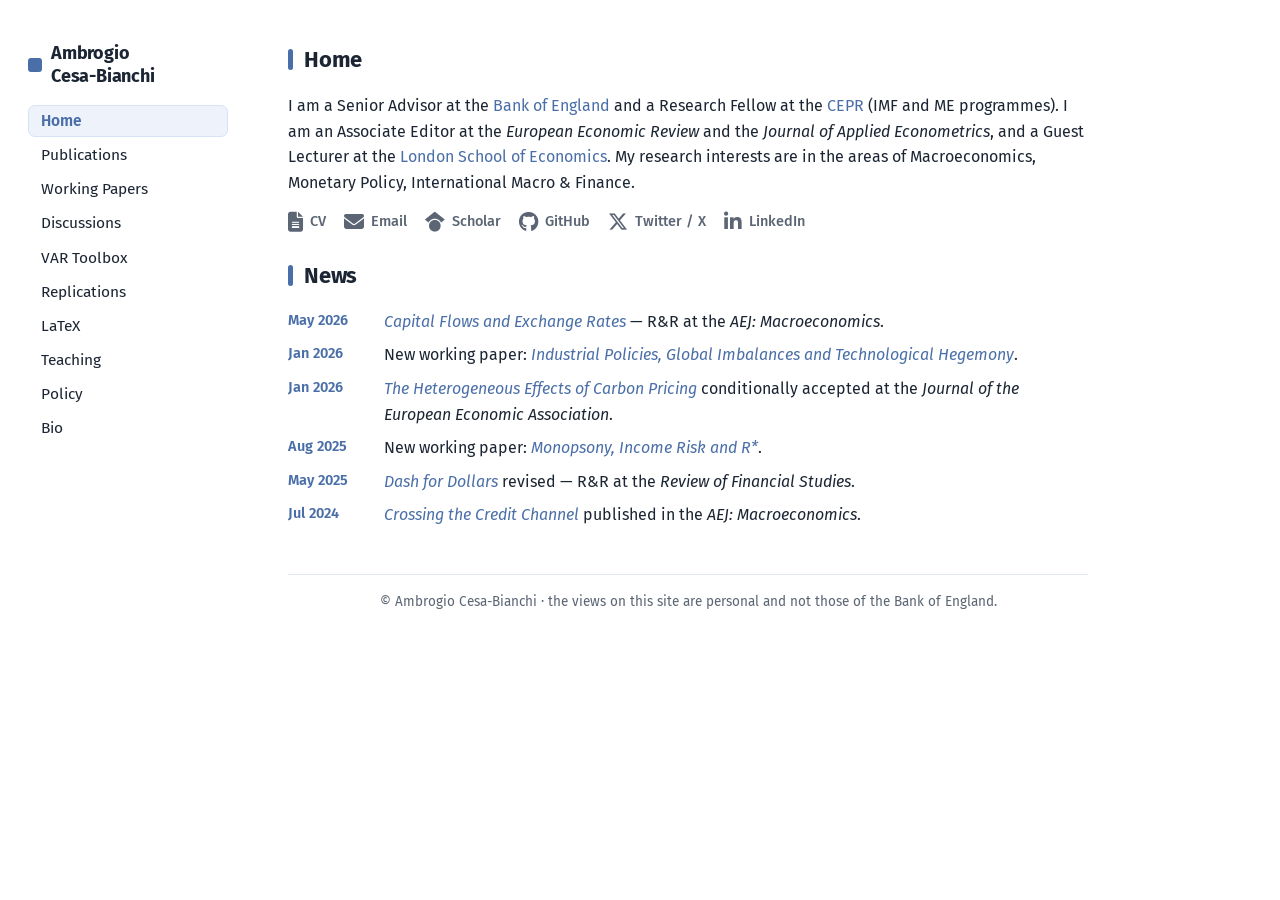
<file: index.html>
<!DOCTYPE html>
<html lang="en">
<head>
<meta charset="utf-8">
<meta name="viewport" content="width=device-width, initial-scale=1">
<title>Ambrogio Cesa-Bianchi</title>
<link rel="stylesheet" href="https://cdnjs.cloudflare.com/ajax/libs/font-awesome/6.5.2/css/all.min.css">
<link rel="stylesheet" href="style.css">
</head>
<body>
<div class="wrap">

  <header class="topbar">
    <button class="navtoggle" aria-label="Open menu" onclick="document.getElementById('side').classList.toggle('open')"><span class="bars"><span></span><span></span><span></span></span></button>
    <a class="topbrand" href="index.html"><span class="sq"></span>Ambrogio Cesa-Bianchi</a>
  </header>
  <div class="layout">

    <aside class="sidebar" id="side" onmouseleave="this.classList.remove('open')">
      <a class="brand" href="index.html"><span class="sq"></span>Ambrogio<br>Cesa-Bianchi</a>
      <nav class="side">
        <a href="index.html" class="cur">Home</a>
        <a href="publications.html">Publications</a>
        <a href="working-papers.html">Working Papers</a>
        <a href="discussions.html">Discussions</a>
        <a href="var-toolbox.html">VAR Toolbox</a>
        <a href="replications.html">Replications</a>
        <a href="latex.html">LaTeX</a>
        <a href="lecture-notes.html">Teaching</a>
        <a href="policy.html">Policy</a>
        <a href="bio.html">Bio</a>
      </nav>
    </aside>

    <main class="content measure">
      <h2>Home</h2>

      <p class="bio">
        I am a Senior Advisor at the <a href="https://www.bankofengland.co.uk/research/researchers/ambrogio-cesa-bianchi">Bank of England</a>
        and a Research Fellow at the <a href="https://cepr.org/">CEPR</a> (IMF and ME programmes).
        I am an Associate Editor at the <em>European Economic Review</em> and the
        <em>Journal of Applied Econometrics</em>, and a Guest Lecturer at the
        <a href="https://www.lse.ac.uk/">London School of Economics</a>. My research interests are in the areas of
        Macroeconomics, Monetary Policy, International Macro &amp; Finance.
      </p>

      <div class="icons">
        <a href="files/CV.pdf" title="CV"><i class="fa-solid fa-file-lines"></i><span>CV</span></a>
        <a href="mailto:ambrogio.cesabianchi@gmail.com" title="Email"><i class="fa-solid fa-envelope"></i><span>Email</span></a>
        <a href="https://scholar.google.com/citations?user=hS2XBW8AAAAJ" title="Google Scholar"><i class="fa-brands fa-google-scholar"></i><span>Scholar</span></a>
        <a href="https://github.com/ambropo" title="GitHub"><i class="fa-brands fa-github"></i><span>GitHub</span></a>
        <a href="https://twitter.com/AmbrogioCB" title="Twitter / X"><i class="fa-brands fa-x-twitter"></i><span>Twitter / X</span></a>
        <a href="http://www.linkedin.com/pub/ambrogio-cesa-bianchi/b/526/34a" title="LinkedIn"><i class="fa-brands fa-linkedin-in"></i><span>LinkedIn</span></a>
      </div>

      <div class="newsblock">
        <h2>News</h2>
        <ul class="news">
          <li><span class="date">May 2026</span><span><a href="working-papers.html"><em>Capital Flows and Exchange Rates</em></a> — R&amp;R at the <em>AEJ: Macroeconomics</em>.</span></li>
          <li><span class="date">Jan 2026</span><span>New working paper: <a href="working-papers.html"><em>Industrial Policies, Global Imbalances and Technological Hegemony</em></a>.</span></li>
          <li><span class="date">Jan 2026</span><span><a href="publications.html"><em>The Heterogeneous Effects of Carbon Pricing</em></a> conditionally accepted at the <em>Journal of the European Economic Association</em>.</span></li>
          <li><span class="date">Aug 2025</span><span>New working paper: <a href="working-papers.html"><em>Monopsony, Income Risk and R*</em></a>.</span></li>
          <li><span class="date">May 2025</span><span><a href="working-papers.html"><em>Dash for Dollars</em></a> revised — R&amp;R at the <em>Review of Financial Studies</em>.</span></li>
          <li><span class="date">Jul 2024</span><span><a href="publications.html"><em>Crossing the Credit Channel</em></a> published in the <em>AEJ: Macroeconomics</em>.</span></li>
        </ul>
      </div>

      <footer>© Ambrogio Cesa-Bianchi · the views on this site are personal and not those of the Bank of England.</footer>
    </main>

  </div>
</div>
</body>
</html>
</file>
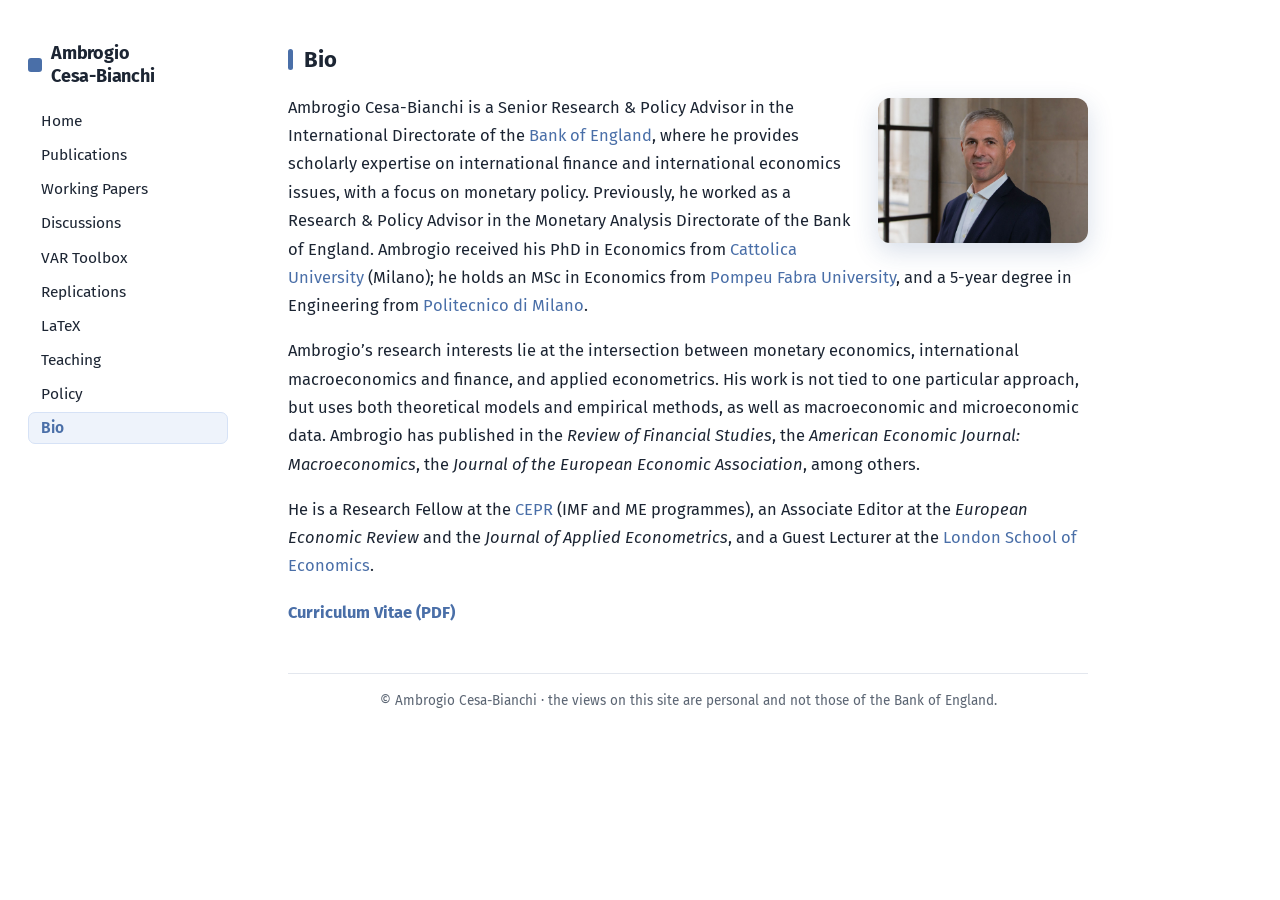
<file: bio.html>
<!DOCTYPE html>
<html lang="en">
<head>
<meta charset="utf-8">
<meta name="viewport" content="width=device-width, initial-scale=1">
<title>Bio · Ambrogio Cesa-Bianchi</title>
<link rel="stylesheet" href="style.css">
</head>
<body>
<div class="wrap">

  <header class="topbar">
    <button class="navtoggle" aria-label="Open menu" onclick="document.getElementById('side').classList.toggle('open')"><span class="bars"><span></span><span></span><span></span></span></button>
    <a class="topbrand" href="index.html"><span class="sq"></span>Ambrogio Cesa-Bianchi</a>
  </header>
  <div class="layout">

    <aside class="sidebar" id="side" onmouseleave="this.classList.remove('open')">
      <a class="brand" href="index.html"><span class="sq"></span>Ambrogio<br>Cesa-Bianchi</a>
      <nav class="side">
        <a href="index.html">Home</a>
        <a href="publications.html">Publications</a>
        <a href="working-papers.html">Working Papers</a>
        <a href="discussions.html">Discussions</a>
        <a href="var-toolbox.html">VAR Toolbox</a>
        <a href="replications.html">Replications</a>
        <a href="latex.html">LaTeX</a>
        <a href="lecture-notes.html">Teaching</a>
        <a href="policy.html">Policy</a>
        <a href="bio.html" class="cur">Bio</a>
      </nav>
    </aside>

    <main class="content measure">

  <h2>Bio</h2>

  <div style="font-size:16.5px; line-height:1.72">
    <img class="bio-photo" src="files/photo.jpg" alt="Ambrogio Cesa-Bianchi">
    <p>Ambrogio Cesa-Bianchi is a Senior Research &amp; Policy Advisor in the International Directorate of the
      <a href="https://www.bankofengland.co.uk/research/researchers/ambrogio-cesa-bianchi">Bank of England</a>,
      where he provides scholarly expertise on international finance and international economics issues, with a
      focus on monetary policy. Previously, he worked as a Research &amp; Policy Advisor in the Monetary Analysis
      Directorate of the Bank of England. Ambrogio received his PhD in Economics from
      <a href="https://www.unicatt.it/">Cattolica University</a> (Milano); he holds an MSc in Economics from
      <a href="https://www.upf.edu/">Pompeu Fabra University</a>, and a 5-year degree in Engineering from
      <a href="https://www.polimi.it/">Politecnico di Milano</a>.</p>

    <p>Ambrogio&rsquo;s research interests lie at the intersection between monetary economics, international
      macroeconomics and finance, and applied econometrics. His work is not tied to one particular approach, but
      uses both theoretical models and empirical methods, as well as macroeconomic and microeconomic data.
      Ambrogio has published in the <em>Review of Financial Studies</em>, the
      <em>American Economic Journal: Macroeconomics</em>, the
      <em>Journal of the European Economic Association</em>, among others.</p>

    <p>He is a Research Fellow at the <a href="https://cepr.org/">CEPR</a> (IMF and ME programmes), an Associate
      Editor at the <em>European Economic Review</em> and the <em>Journal of Applied Econometrics</em>, and a
      Guest Lecturer at the <a href="https://www.lse.ac.uk/">London School of Economics</a>.</p>

    <p style="margin-top:18px">
      <a href="files/CV.pdf"><strong>Curriculum Vitae (PDF)</strong></a>
    </p>
  </div>

      <footer>© Ambrogio Cesa-Bianchi · the views on this site are personal and not those of the Bank of England.</footer>
    </main>

  </div>
</div>
</body>
</html>
</file>
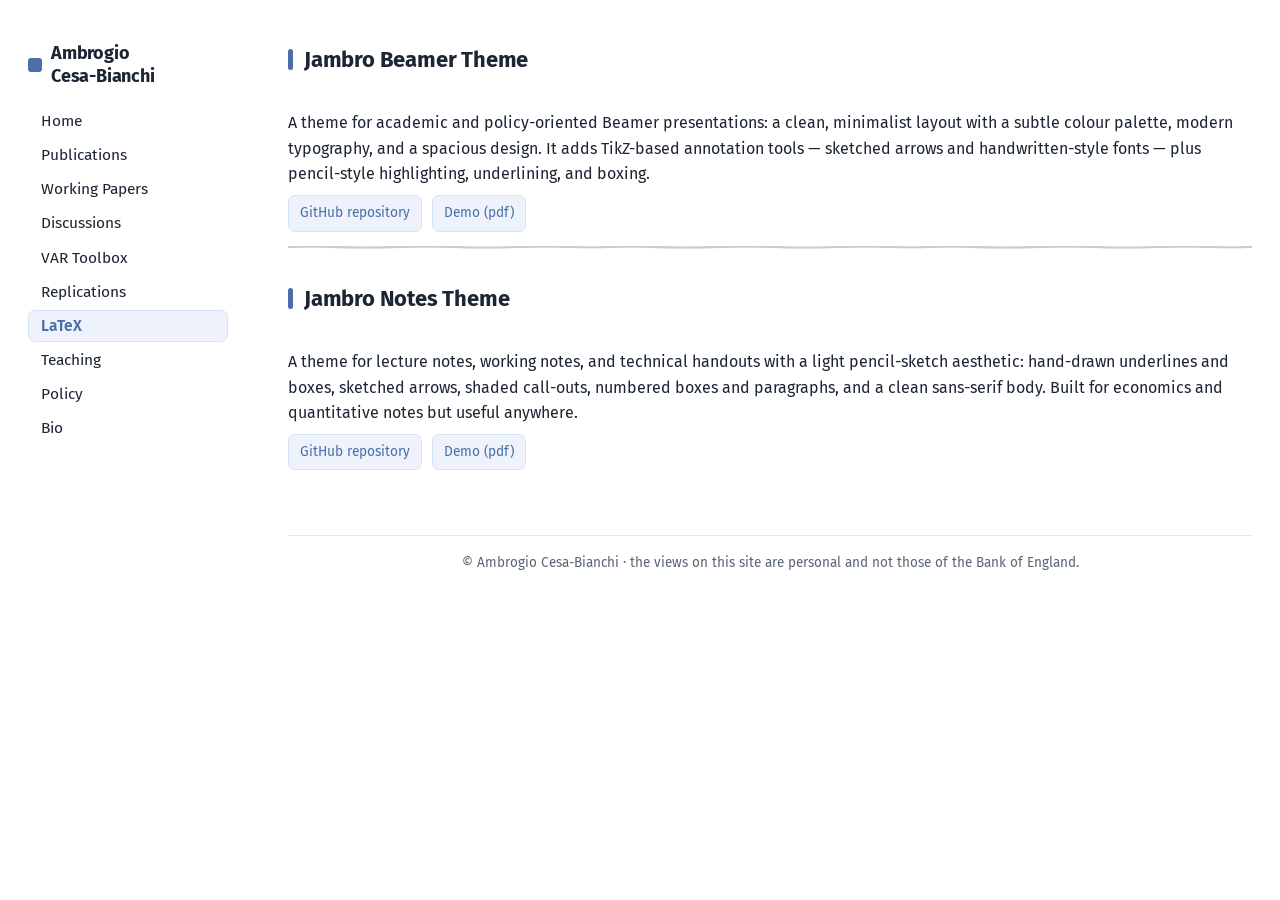
<file: latex.html>
<!DOCTYPE html>
<html lang="en">
<head>
<meta charset="utf-8">
<meta name="viewport" content="width=device-width, initial-scale=1">
<title>LaTeX · Ambrogio Cesa-Bianchi</title>
<link rel="stylesheet" href="style.css">
</head>
<body>
<div class="wrap">

  <header class="topbar">
    <button class="navtoggle" aria-label="Open menu" onclick="document.getElementById('side').classList.toggle('open')"><span class="bars"><span></span><span></span><span></span></span></button>
    <a class="topbrand" href="index.html"><span class="sq"></span>Ambrogio Cesa-Bianchi</a>
  </header>
  <div class="layout">

    <aside class="sidebar" id="side" onmouseleave="this.classList.remove('open')">
      <a class="brand" href="index.html"><span class="sq"></span>Ambrogio<br>Cesa-Bianchi</a>
      <nav class="side">
        <a href="index.html">Home</a>
        <a href="publications.html">Publications</a>
        <a href="working-papers.html">Working Papers</a>
        <a href="discussions.html">Discussions</a>
        <a href="var-toolbox.html">VAR Toolbox</a>
        <a href="replications.html">Replications</a>
        <a href="latex.html" class="cur">LaTeX</a>
        <a href="lecture-notes.html">Teaching</a>
        <a href="policy.html">Policy</a>
        <a href="bio.html">Bio</a>
      </nav>
    </aside>

    <main class="content">

  <h2>Jambro Beamer Theme</h2>
  <div class="paper">
    <div class="a lead">A theme for academic and policy-oriented Beamer presentations: a clean, minimalist layout with a subtle colour palette, modern typography, and a spacious design. It adds TikZ-based annotation tools — sketched arrows and handwritten-style fonts — plus pencil-style highlighting, underlining, and boxing.</div>
    <div class="links">
      <a href="https://github.com/ambropo/JambroBeamerTheme">GitHub repository</a>
      <a href="https://cdn.jsdelivr.net/gh/ambropo/JambroBeamerTheme/Demo.pdf">Demo (pdf)</a>
    </div>
  </div>

  <h2>Jambro Notes Theme</h2>
  <div class="paper">
    <div class="a lead">A theme for lecture notes, working notes, and technical handouts with a light pencil-sketch aesthetic: hand-drawn underlines and boxes, sketched arrows, shaded call-outs, numbered boxes and paragraphs, and a clean sans-serif body. Built for economics and quantitative notes but useful anywhere.</div>
    <div class="links">
      <a href="https://github.com/ambropo/JambroNotesTheme">GitHub repository</a>
      <a href="https://cdn.jsdelivr.net/gh/ambropo/JambroNotesTheme/Demo.pdf">Demo (pdf)</a>
    </div>
  </div>

      <footer>© Ambrogio Cesa-Bianchi · the views on this site are personal and not those of the Bank of England.</footer>
    </main>

  </div>
</div>
</body>
</html>
</file>
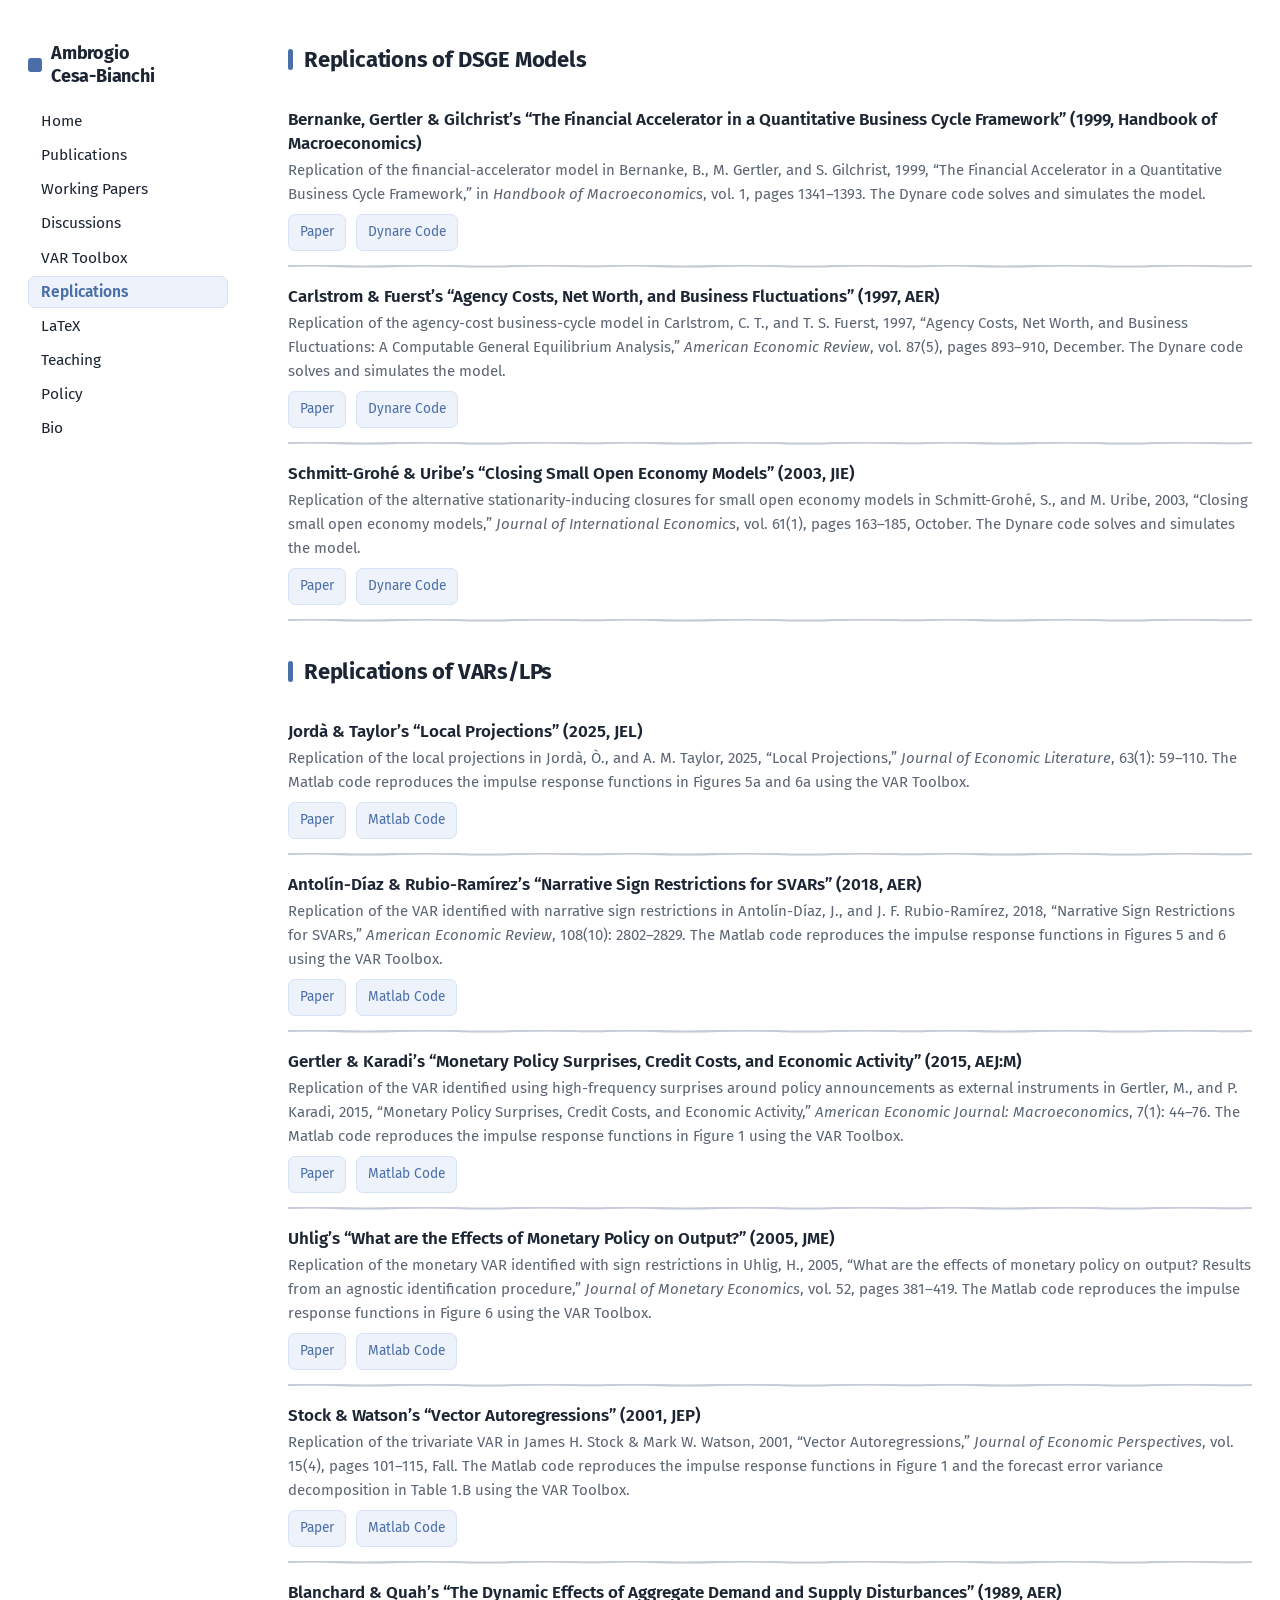
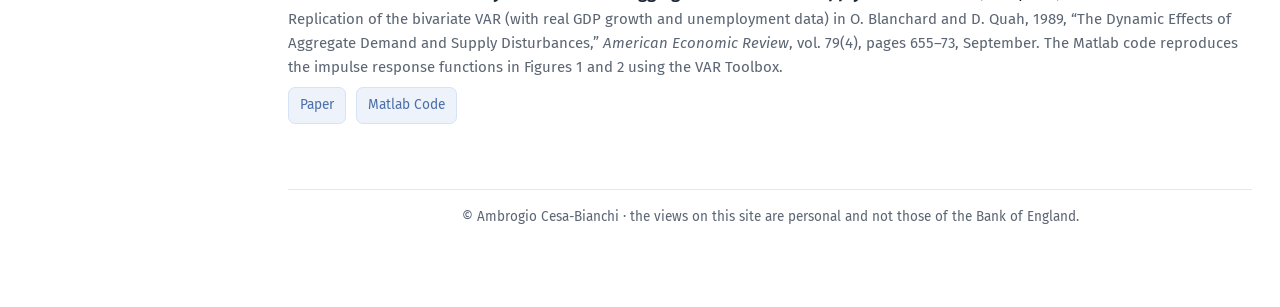
<file: replications.html>
<!DOCTYPE html>
<html lang="en">
<head>
<meta charset="utf-8">
<meta name="viewport" content="width=device-width, initial-scale=1">
<title>Replications · Ambrogio Cesa-Bianchi</title>
<link rel="stylesheet" href="style.css">
</head>
<body>
<div class="wrap">

  <header class="topbar">
    <button class="navtoggle" aria-label="Open menu" onclick="document.getElementById('side').classList.toggle('open')"><span class="bars"><span></span><span></span><span></span></span></button>
    <a class="topbrand" href="index.html"><span class="sq"></span>Ambrogio Cesa-Bianchi</a>
  </header>
  <div class="layout">

    <aside class="sidebar" id="side" onmouseleave="this.classList.remove('open')">
      <a class="brand" href="index.html"><span class="sq"></span>Ambrogio<br>Cesa-Bianchi</a>
      <nav class="side">
        <a href="index.html">Home</a>
        <a href="publications.html">Publications</a>
        <a href="working-papers.html">Working Papers</a>
        <a href="discussions.html">Discussions</a>
        <a href="var-toolbox.html">VAR Toolbox</a>
        <a href="replications.html" class="cur">Replications</a>
        <a href="latex.html">LaTeX</a>
        <a href="lecture-notes.html">Teaching</a>
        <a href="policy.html">Policy</a>
        <a href="bio.html">Bio</a>
      </nav>
    </aside>

    <main class="content">

  <h2>Replications of DSGE Models</h2>
  <div class="paper">
    <div class="t">Bernanke, Gertler &amp; Gilchrist&rsquo;s &ldquo;The Financial Accelerator in a Quantitative Business Cycle Framework&rdquo; (1999, Handbook of Macroeconomics)</div>
    <div class="a">Replication of the financial-accelerator model in Bernanke, B., M. Gertler, and S. Gilchrist, 1999, &ldquo;The Financial Accelerator in a Quantitative Business Cycle Framework,&rdquo; in <em>Handbook of Macroeconomics</em>, vol. 1, pages 1341&ndash;1393. The Dynare code solves and simulates the model.</div>
    <div class="links">
      <a href="https://www.nber.org/papers/w6455">Paper</a><span class="sep">|</span>
      <a href="files/BGG99.mod">Dynare Code</a>
    </div>
  </div>

  <div class="paper">
    <div class="t">Carlstrom &amp; Fuerst&rsquo;s &ldquo;Agency Costs, Net Worth, and Business Fluctuations&rdquo; (1997, AER)</div>
    <div class="a">Replication of the agency-cost business-cycle model in Carlstrom, C. T., and T. S. Fuerst, 1997, &ldquo;Agency Costs, Net Worth, and Business Fluctuations: A Computable General Equilibrium Analysis,&rdquo; <em>American Economic Review</em>, vol. 87(5), pages 893&ndash;910, December. The Dynare code solves and simulates the model.</div>
    <div class="links">
      <a href="https://ideas.repec.org/a/aea/aecrev/v87y1997i5p893-910.html">Paper</a><span class="sep">|</span>
      <a href="files/CF97.mod">Dynare Code</a>
    </div>
  </div>

  <div class="paper">
    <div class="t">Schmitt-Grohé &amp; Uribe&rsquo;s &ldquo;Closing Small Open Economy Models&rdquo; (2003, JIE)</div>
    <div class="a">Replication of the alternative stationarity-inducing closures for small open economy models in Schmitt-Grohé, S., and M. Uribe, 2003, &ldquo;Closing small open economy models,&rdquo; <em>Journal of International Economics</em>, vol. 61(1), pages 163&ndash;185, October. The Dynare code solves and simulates the model.</div>
    <div class="links">
      <a href="https://www.sciencedirect.com/science/article/abs/pii/S0022199602000569">Paper</a><span class="sep">|</span>
      <a href="files/SU03.mod">Dynare Code</a>
    </div>
  </div>

  <h2>Replications of VARs/LPs</h2>
  <div class="paper">
    <div class="t">Jordà &amp; Taylor&rsquo;s &ldquo;Local Projections&rdquo; (2025, JEL)</div>
    <div class="a">Replication of the local projections in Jordà, Ò., and A. M. Taylor, 2025, &ldquo;Local Projections,&rdquo; <em>Journal of Economic Literature</em>, 63(1): 59&ndash;110. The Matlab code reproduces the impulse response functions in Figures 5a and 6a using the VAR Toolbox.</div>
    <div class="links">
      <a href="https://www.aeaweb.org/articles?id=10.1257/jel.20241521">Paper</a><span class="sep">|</span>
      <a href="https://github.com/ambropo/VAR-Toolbox/tree/main/Replic/JT2025">Matlab Code</a>
    </div>
  </div>

  <div class="paper">
    <div class="t">Antolín-Díaz &amp; Rubio-Ramírez&rsquo;s &ldquo;Narrative Sign Restrictions for SVARs&rdquo; (2018, AER)</div>
    <div class="a">Replication of the VAR identified with narrative sign restrictions in Antolín-Díaz, J., and J. F. Rubio-Ramírez, 2018, &ldquo;Narrative Sign Restrictions for SVARs,&rdquo; <em>American Economic Review</em>, 108(10): 2802&ndash;2829. The Matlab code reproduces the impulse response functions in Figures 5 and 6 using the VAR Toolbox.</div>
    <div class="links">
      <a href="https://www.aeaweb.org/articles?id=10.1257/aer.20161852">Paper</a><span class="sep">|</span>
      <a href="https://github.com/ambropo/VAR-Toolbox/tree/main/Replic/ADRR2018">Matlab Code</a>
    </div>
  </div>

  <div class="paper">
    <div class="t">Gertler &amp; Karadi&rsquo;s &ldquo;Monetary Policy Surprises, Credit Costs, and Economic Activity&rdquo; (2015, AEJ:M)</div>
    <div class="a">Replication of the VAR identified using high-frequency surprises around policy announcements as external instruments in Gertler, M., and P. Karadi, 2015, &ldquo;Monetary Policy Surprises, Credit Costs, and Economic Activity,&rdquo; <em>American Economic Journal: Macroeconomics</em>, 7(1): 44&ndash;76. The Matlab code reproduces the impulse response functions in Figure 1 using the VAR Toolbox.</div>
    <div class="links">
      <a href="https://www.aeaweb.org/articles?id=10.1257/mac.20130329">Paper</a><span class="sep">|</span>
      <a href="https://github.com/ambropo/VAR-Toolbox/tree/main/Replic/GK2015">Matlab Code</a>
    </div>
  </div>

  <div class="paper">
    <div class="t">Uhlig&rsquo;s &ldquo;What are the Effects of Monetary Policy on Output?&rdquo; (2005, JME)</div>
    <div class="a">Replication of the monetary VAR identified with sign restrictions in Uhlig, H., 2005, &ldquo;What are the effects of monetary policy on output? Results from an agnostic identification procedure,&rdquo; <em>Journal of Monetary Economics</em>, vol. 52, pages 381&ndash;419. The Matlab code reproduces the impulse response functions in Figure 6 using the VAR Toolbox.</div>
    <div class="links">
      <a href="https://www.sciencedirect.com/science/article/pii/S0304393205000073">Paper</a><span class="sep">|</span>
      <a href="https://github.com/ambropo/VAR-Toolbox/tree/main/Replic/Uhlig2005">Matlab Code</a>
    </div>
  </div>

  <div class="paper">
    <div class="t">Stock &amp; Watson&rsquo;s &ldquo;Vector Autoregressions&rdquo; (2001, JEP)</div>
    <div class="a">Replication of the trivariate VAR in James H. Stock &amp; Mark W. Watson, 2001, &ldquo;Vector Autoregressions,&rdquo; <em>Journal of Economic Perspectives</em>, vol. 15(4), pages 101&ndash;115, Fall. The Matlab code reproduces the impulse response functions in Figure 1 and the forecast error variance decomposition in Table 1.B using the VAR Toolbox.</div>
    <div class="links">
      <a href="https://www.aeaweb.org/articles?id=10.1257/jep.15.4.101">Paper</a><span class="sep">|</span>
      <a href="https://github.com/ambropo/VAR-Toolbox/tree/main/Replic/SW2001">Matlab Code</a>
    </div>
  </div>

  <div class="paper">
    <div class="t">Blanchard &amp; Quah&rsquo;s &ldquo;The Dynamic Effects of Aggregate Demand and Supply Disturbances&rdquo; (1989, AER)</div>
    <div class="a">Replication of the bivariate VAR (with real GDP growth and unemployment data) in O. Blanchard and D. Quah, 1989, &ldquo;The Dynamic Effects of Aggregate Demand and Supply Disturbances,&rdquo; <em>American Economic Review</em>, vol. 79(4), pages 655&ndash;73, September. The Matlab code reproduces the impulse response functions in Figures 1 and 2 using the VAR Toolbox.</div>
    <div class="links">
      <a href="https://www.jstor.org/stable/1827924">Paper</a><span class="sep">|</span>
      <a href="https://github.com/ambropo/VAR-Toolbox/tree/main/Replic/BQ1989">Matlab Code</a>
    </div>
  </div>

      <footer>© Ambrogio Cesa-Bianchi · the views on this site are personal and not those of the Bank of England.</footer>
    </main>

  </div>
</div>
</body>
</html>
</file>
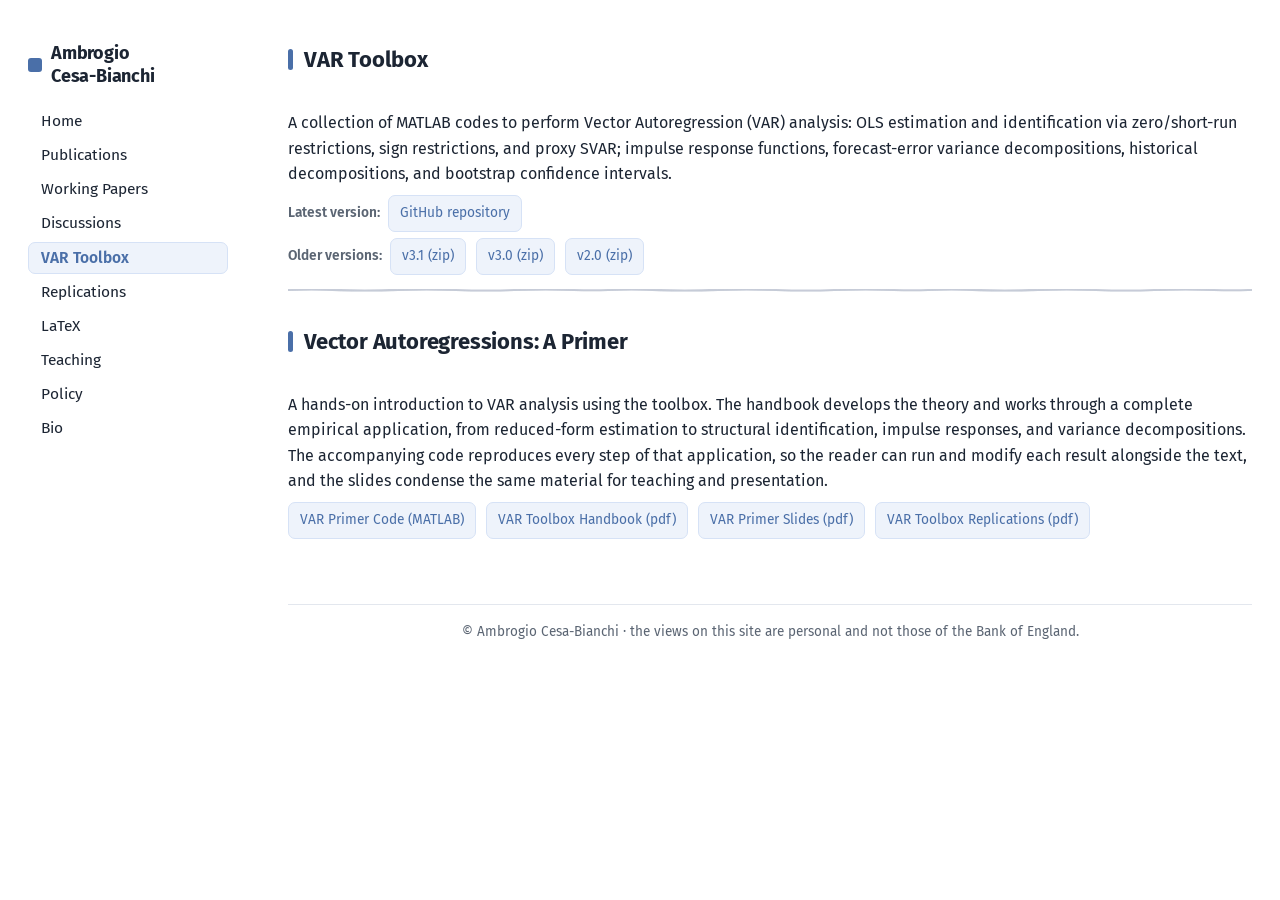
<file: var-toolbox.html>
<!DOCTYPE html>
<html lang="en">
<head>
<meta charset="utf-8">
<meta name="viewport" content="width=device-width, initial-scale=1">
<title>VAR Toolbox · Ambrogio Cesa-Bianchi</title>
<link rel="stylesheet" href="style.css">
</head>
<body>
<div class="wrap">

  <header class="topbar">
    <button class="navtoggle" aria-label="Open menu" onclick="document.getElementById('side').classList.toggle('open')"><span class="bars"><span></span><span></span><span></span></span></button>
    <a class="topbrand" href="index.html"><span class="sq"></span>Ambrogio Cesa-Bianchi</a>
  </header>
  <div class="layout">

    <aside class="sidebar" id="side" onmouseleave="this.classList.remove('open')">
      <a class="brand" href="index.html"><span class="sq"></span>Ambrogio<br>Cesa-Bianchi</a>
      <nav class="side">
        <a href="index.html">Home</a>
        <a href="publications.html">Publications</a>
        <a href="working-papers.html">Working Papers</a>
        <a href="discussions.html">Discussions</a>
        <a href="var-toolbox.html" class="cur">VAR Toolbox</a>
        <a href="replications.html">Replications</a>
        <a href="latex.html">LaTeX</a>
        <a href="lecture-notes.html">Teaching</a>
        <a href="policy.html">Policy</a>
        <a href="bio.html">Bio</a>
      </nav>
    </aside>

    <main class="content">

  <h2>VAR Toolbox</h2>
  <div class="paper">
    <div class="a lead">A collection of MATLAB codes to perform Vector
      Autoregression (VAR) analysis: OLS estimation and identification via zero/short-run restrictions, sign
      restrictions, and proxy SVAR; impulse response functions, forecast-error variance decompositions, historical
      decompositions, and bootstrap confidence intervals.</div>
    <div class="links">
      <span class="lbl">Latest version:</span>
      <a href="https://github.com/ambropo/VAR-Toolbox">GitHub repository</a>
    </div>
    <div class="links">
      <span class="lbl">Older versions:</span>
      <a href="files/VAR-Toolbox-3.1.zip">v3.1 (zip)</a>
      <a href="files/VAR-Toolbox-3.0.zip">v3.0 (zip)</a>
      <a href="files/VAR-Toolbox-2.0.zip">v2.0 (zip)</a>
    </div>
  </div>

  <h2>Vector Autoregressions: A Primer</h2>
  <div class="paper">
    <div class="a lead">A hands-on introduction to VAR analysis using the toolbox. The handbook develops the theory and works through a complete empirical application, from reduced-form estimation to structural identification, impulse responses, and variance decompositions. The accompanying code reproduces every step of that application, so the reader can run and modify each result alongside the text, and the slides condense the same material for teaching and presentation.</div>
    <div class="links">
      <a href="https://github.com/ambropo/VAR-Toolbox/tree/main/Primer">VAR Primer Code (MATLAB)</a>
      <a href="https://cdn.jsdelivr.net/gh/ambropo/VAR-Toolbox/VAR_Handbook.pdf">VAR Toolbox Handbook (pdf)</a>
      <a href="https://cdn.jsdelivr.net/gh/ambropo/VAR-Toolbox/VAR_Primer_Slides.pdf">VAR Primer Slides (pdf)</a>
      <a href="https://cdn.jsdelivr.net/gh/ambropo/VAR-Toolbox/VAR_Replic_Slides.pdf">VAR Toolbox Replications (pdf)</a>
    </div>
  </div>

      <footer>© Ambrogio Cesa-Bianchi · the views on this site are personal and not those of the Bank of England.</footer>
    </main>

  </div>
</div>
</body>
</html>
</file>
<file: style.css>
@import url('https://fonts.googleapis.com/css2?family=Fira+Sans:wght@400;500;600;700&display=swap');

:root{
  --ink:#1c2533; --muted:#5b6573; --line:#e3e7ee; --accent:#4a6fa8;
  --accent-soft:#eef3fb; --bubble-bd:#d6e2f6; --bg:#ffffff;
  --bubble:#4a6fa8; /* site-wide bubble text: links, TL;DR, menu, outlet names */
}
*{box-sizing:border-box}
html{scroll-behavior:smooth}
body{margin:0; color:var(--ink); background:var(--bg);
  font:16px/1.6 "Fira Sans","Helvetica Neue",Arial,sans-serif; overflow-x:hidden;}
a{color:var(--accent); text-decoration:none}
a:hover{text-decoration:underline}
.wrap{max-width:1316px; margin:0 auto; padding:42px 28px 80px}

/* ===== HOME (centered, Michaillat-style) ===== */
.home{max-width:720px; margin:0 auto; text-align:left}
.home .photo{width:150px; height:150px; border-radius:50%; margin:6px auto 16px;
  display:flex; align-items:center; justify-content:center;
  background:linear-gradient(135deg,#2b4f8a,#5b86c4); color:#fff;
  font-size:40px; font-weight:700; letter-spacing:1px; box-shadow:0 8px 26px rgba(35,74,134,.25)}
.home h1{font-size:32px; margin:0 0 4px; letter-spacing:-.3px}
.home .role{color:var(--muted); margin:0 0 14px}
.home .bio{font-size:16.5px; margin:0 0 14px; max-width:680px}
.home .bio a{font-weight:500}

.icons{display:flex; justify-content:flex-start; flex-wrap:wrap; gap:10px 18px; margin:12px 0 22px; font-size:20px}
.icons a{display:inline-flex; align-items:center; gap:7px; color:var(--muted); line-height:1}
.icons a span{font-size:14.5px; font-weight:500}
.icons a:hover{color:var(--accent); text-decoration:none}

/* home: section links as bubbles (wrap onto multiple lines) */
.menu{display:flex; justify-content:flex-start; flex-wrap:wrap; gap:9px; padding:6px 0 2px; margin-top:2px}
.menu a{background:var(--accent-soft); border:1px solid var(--bubble-bd); border-radius:8px;
  padding:7px 15px; color:var(--bubble); font-size:15.5px; font-weight:500; line-height:1.3}
.menu a:hover{background:#e2ecfb; text-decoration:none}
.menu .break{flex-basis:100%; height:0}

/* subpage top menu (right side of the bar; dark nav text, current underlined) */
nav.main{display:flex; flex-wrap:wrap; justify-content:flex-end; gap:1px 3px; flex:0 1 auto}
nav.main a{color:var(--ink); font-size:15px; padding:2px 7px 5px; white-space:nowrap;
  background-repeat:repeat-x; background-position:left bottom; background-size:48px 6px;
  background-image:none}
nav.main a:hover{color:var(--accent); text-decoration:none}
nav.main a.cur{color:var(--ink); font-weight:600; text-decoration:none;
  background-image:url("data:image/svg+xml,%3Csvg xmlns='http://www.w3.org/2000/svg' width='48' height='6' viewBox='0 0 48 6'%3E%3Cfilter id='v'%3E%3CfeTurbulence type='fractalNoise' baseFrequency='0.9 0.08' numOctaves='2' seed='3' result='n'/%3E%3CfeDisplacementMap in='SourceGraphic' in2='n' scale='1.1'/%3E%3C/filter%3E%3Cpath filter='url(%23v)' d='M0 4 C 8 3.5, 16 3.6, 24 4.1 C 32 4.5, 40 4.4, 48 4.0' fill='none' stroke='%234a6fa8' stroke-width='2.3' stroke-linecap='round' stroke-opacity='0.9'/%3E%3C/svg%3E")}
nav.main .s{display:none}
@media(max-width:820px){nav.main{flex-wrap:wrap; justify-content:flex-start}}

/* ===== full-width top bar: square + name (left), menu (right) ===== */
header.site{position:relative; display:flex; justify-content:flex-end; align-items:center; flex-wrap:wrap;
  gap:8px 22px; background:var(--accent-soft);
  width:100vw; margin-left:50%; transform:translateX(-50%); margin-top:-34px; margin-bottom:32px;
  padding:15px max(22px, calc(50vw - 538px)); text-align:left}
/* hand-drawn pencil-sketch dividers above and below the header (rough edge + doubled stroke) */
header.site::before,
header.site::after{content:""; position:absolute; left:0; right:0; height:10px;
  background-repeat:repeat-x; background-position:left center; background-size:320px 10px;
  background-image:url("data:image/svg+xml,%3Csvg xmlns='http://www.w3.org/2000/svg' width='320' height='10' viewBox='0 0 320 10'%3E%3Cfilter id='p'%3E%3CfeTurbulence type='fractalNoise' baseFrequency='0.9 0.06' numOctaves='2' seed='7' result='n'/%3E%3CfeDisplacementMap in='SourceGraphic' in2='n' scale='1.4'/%3E%3C/filter%3E%3Cg filter='url(%23p)' fill='none' stroke='%234a6fa8' stroke-linecap='round'%3E%3Cpath d='M0 5.1 C 18 4.5, 34 4.6, 52 5.2 C 70 5.6, 92 5.5, 110 5.0 C 126 4.6, 150 4.5, 168 5.1 C 188 5.6, 206 5.7, 226 5.1 C 244 4.7, 268 4.6, 286 5.1 C 302 5.4, 312 5.3, 320 5.1' stroke-width='2.0' stroke-opacity='0.55'/%3E%3Cpath d='M0 5.7 C 18 5.1, 34 5.2, 52 5.8 C 70 6.2, 92 6.1, 110 5.6 C 126 5.2, 150 5.1, 168 5.7 C 188 6.2, 206 6.3, 226 5.7 C 244 5.3, 268 5.2, 286 5.7 C 302 6.0, 312 5.9, 320 5.7' stroke-width='1.1' stroke-opacity='0.3'/%3E%3C/g%3E%3C/svg%3E")}
header.site::before{top:-5px}
header.site::after{bottom:-5px}
.brand{display:inline-flex; align-items:center; gap:10px; font-size:19px; font-weight:700;
  color:var(--ink); letter-spacing:-.2px; white-space:nowrap}
.brand:hover{text-decoration:none}
.brand .sq{width:15px; height:15px; border-radius:3px; background:var(--accent); flex:0 0 auto}

/* ===== section headings: bold, large, vertical bar ===== */
h2{font-size:22px; font-weight:700; letter-spacing:-.2px; margin:30px 0 16px;
  display:flex; align-items:center; gap:11px}
h2::before{content:""; width:5px; height:21px; background:var(--accent); border-radius:3px; flex:0 0 auto}

/* ===== paper entries: dotted separators + bubble links ===== */
.paper{padding:15px 0; background-repeat:repeat-x; background-position:left bottom; background-size:320px 8px;
  background-image:url("data:image/svg+xml,%3Csvg xmlns='http://www.w3.org/2000/svg' width='320' height='8' viewBox='0 0 320 8'%3E%3Cfilter id='q'%3E%3CfeTurbulence type='fractalNoise' baseFrequency='0.9 0.06' numOctaves='2' seed='4' result='n'/%3E%3CfeDisplacementMap in='SourceGraphic' in2='n' scale='1.2'/%3E%3C/filter%3E%3Cg filter='url(%23q)' fill='none' stroke='%23c4cad6' stroke-linecap='round'%3E%3Cpath d='M0 4.0 C 18 3.3, 34 3.44, 52 4.14 C 70 4.7, 92 4.56, 110 3.86 C 126 3.44, 150 3.3, 168 4.0 C 188 4.7, 206 4.84, 226 4.0 C 244 3.44, 268 3.3, 286 4.0 C 302 4.42, 312 4.28, 320 4.0' stroke-width='2.1' stroke-opacity='0.95'/%3E%3Cpath d='M0 4.5 C 18 3.8, 34 3.94, 52 4.64 C 70 5.2, 92 5.06, 110 4.36 C 126 3.94, 150 3.8, 168 4.5 C 188 5.2, 206 5.34, 226 4.5 C 244 3.94, 268 3.8, 286 4.5 C 302 4.92, 312 4.78, 320 4.5' stroke-width='1.1' stroke-opacity='0.45'/%3E%3C/g%3E%3C/svg%3E")}
.paper:last-of-type{background-image:none}
.paper .t{font-weight:600; font-size:17px; line-height:1.42}
.paper .a{color:var(--muted); font-size:15px; margin:2px 0 8px}
.paper .a em{font-style:italic}
/* section lead-in sentence: larger, dark ink (overrides .a defaults) */
.paper .a.lead{font-size:16px; color:var(--ink)}
.paper .auth{color:var(--muted); font-size:15px; margin:1px 0 8px}
.paper .outlet{font-size:15px; margin:3px 0 1px; color:var(--ink); font-weight:500}
.paper .outlet em{font-style:normal; font-weight:700; color:var(--bubble)}
hr.trule{border:none; height:8px; margin:9px 0 2px; background-repeat:repeat-x; background-position:left center; background-size:320px 8px;
  background-image:url("data:image/svg+xml,%3Csvg xmlns='http://www.w3.org/2000/svg' width='320' height='8' viewBox='0 0 320 8'%3E%3Cfilter id='r'%3E%3CfeTurbulence type='fractalNoise' baseFrequency='0.9 0.06' numOctaves='2' seed='4' result='n'/%3E%3CfeDisplacementMap in='SourceGraphic' in2='n' scale='1.2'/%3E%3C/filter%3E%3Cg filter='url(%23r)' fill='none' stroke='%23c4cad6' stroke-linecap='round'%3E%3Cpath d='M0 4.0 C 18 3.3, 34 3.44, 52 4.14 C 70 4.7, 92 4.56, 110 3.86 C 126 3.44, 150 3.3, 168 4.0 C 188 4.7, 206 4.84, 226 4.0 C 244 3.44, 268 3.3, 286 4.0 C 302 4.42, 312 4.28, 320 4.0' stroke-width='2.1' stroke-opacity='0.95'/%3E%3Cpath d='M0 4.5 C 18 3.8, 34 3.94, 52 4.64 C 70 5.2, 92 5.06, 110 4.36 C 126 3.94, 150 3.8, 168 4.5 C 188 5.2, 206 5.34, 226 4.5 C 244 3.94, 268 3.8, 286 4.5 C 302 4.92, 312 4.78, 320 4.5' stroke-width='1.1' stroke-opacity='0.45'/%3E%3C/g%3E%3C/svg%3E")}

.links{font-size:13.7px; line-height:2.1; margin-top:6px}
.links + .links{margin-top:2px}
.links .sep{display:none}
.links .lbl{display:inline-block; margin-right:4px; color:var(--muted); font-weight:600}
.links a, .links button{display:inline-block; margin:0 6px 4px 0;
  background:var(--accent-soft); border:1px solid var(--bubble-bd); border-radius:7px;
  padding:3px 11px; color:var(--bubble); font:inherit; cursor:pointer}
.links a:hover, .links button:hover{background:#e2ecfb; text-decoration:none}
.badge{display:inline-block; font-size:12px; font-weight:600; color:#8a4b00; background:#fff3e2;
  border:1px solid #ffd9a8; border-radius:6px; padding:0 7px; margin-left:6px; vertical-align:1px}
/* TL;DR: blue accent (soft border), shared by chip + bubble */
.tldr{display:none; margin:9px 0 2px; padding:9px 14px; background:var(--accent-soft);
  border:1px solid var(--bubble-bd); border-radius:9px; font-size:14.7px;
  color:var(--accent); line-height:1.5; max-width:760px}
.tldr.open{display:block}
.links button.tl{background:var(--accent-soft); border-color:var(--bubble-bd); color:var(--bubble); font-weight:400}
.links button.tl:hover{background:#e2ecfb}

/* ===== news (home) ===== */
.newsblock{max-width:none; margin:26px 0 0; text-align:left}
ul.news{list-style:none; padding:0; margin:8px 0 0}
ul.news li{margin:8px 0; font-size:16px; display:flex; gap:12px}
ul.news .date{flex:0 0 84px; color:var(--accent); font-weight:600; font-size:14.5px}

.note{background:var(--accent-soft); border:1px solid var(--bubble-bd); border-radius:9px;
  padding:11px 15px; font-size:14px; color:#2a3e5e; margin:18px 0 0; text-align:left}
.bio-photo{float:right; width:210px; margin:4px 0 14px 24px; border-radius:12px;
  box-shadow:0 8px 26px rgba(35,74,134,.18)}
@media (max-width:560px){
  .bio-photo{float:none; display:block; width:160px; margin:0 auto 18px}
}

footer{margin-top:46px; padding-top:16px; border-top:1px solid var(--line);
  color:var(--muted); font-size:13.5px; text-align:center}

/* ============================================================
   LEFT SIDEBAR LAYOUT
   Section navigation lives in a sticky left column on large
   screens; on small screens it collapses behind a top bar and
   slides in as an off-canvas drawer.
   ============================================================ */

/* two-column shell */
.layout{display:flex; gap:60px; align-items:flex-start; max-width:none; margin:0 auto}
.sidebar{flex:0 0 200px; position:sticky; top:32px; align-self:flex-start}
.content{flex:1 1 auto; min-width:0; max-width:1000px; text-align:left}

/* sidebar identity block */
.sidebar .brand{display:flex; align-items:center; gap:9px; font-size:18px;
  font-weight:700; color:var(--ink); margin-bottom:18px; white-space:normal; line-height:1.25}
.sidebar .brand .sq{width:14px; height:14px; border-radius:3px; background:var(--accent); flex:0 0 auto}

/* vertical section nav (replaces nav.main / .menu) */
nav.side{display:flex; flex-direction:column; gap:2px; margin:0 0 22px}
nav.side a{color:var(--ink); font-size:15.5px; padding:5px 12px; border-radius:7px;
  border:1px solid transparent; line-height:1.3}
nav.side a:hover{background:var(--accent-soft); text-decoration:none; color:var(--accent)}
nav.side a.cur{background:var(--accent-soft); border-color:var(--bubble-bd);
  color:var(--bubble); font-weight:600}

/* the in-page section heading (h2) sits flush at the top of the content column */
.content h2:first-child{margin-top:0}

/* prose-heavy pages (home, bio) cap the text column for readability while the
   list/paper pages stay full-width */
.content.measure{max-width:800px}

/* ===== mobile top bar (hidden on desktop) =====
   On a LARGE window there is no top bar: just the left sidebar + content.
   On a SMALL window the sidebar is gone and this bar appears, holding the ☰
   hamburger and the site title. */
.topbar{display:none}
.navtoggle{display:inline-flex; align-items:center; background:none; border:none;
  color:var(--ink); cursor:pointer; padding:6px; margin:0; border-radius:7px}
.navtoggle:hover{background:var(--accent-soft)}
.navtoggle .bars{display:inline-flex; flex-direction:column; gap:4px}
.navtoggle .bars span{width:21px; height:2.4px; background:var(--ink); border-radius:2px}
.topbrand{display:inline-flex; align-items:center; gap:9px; font-size:17px;
  font-weight:700; color:var(--ink); white-space:nowrap}
.topbrand:hover{text-decoration:none}
.topbrand .sq{width:14px; height:14px; border-radius:3px; background:var(--accent); flex:0 0 auto}

/* narrow screens: hide the sidebar-as-column; show the top bar; the sidebar
   becomes an OFF-CANVAS DRAWER that slides in over the page when ☰ is tapped
   and slides back out when the mouse leaves it. */
@media (max-width:760px){
  .layout{display:block}
  .content{max-width:none; padding-top:54px}   /* clear the fixed top bar */

  .topbar{display:flex; align-items:center; gap:13px;
    position:fixed; top:0; left:0; right:0; z-index:55; height:54px;
    padding:0 16px; background:#fff; border-bottom:1px solid var(--line)}

  .sidebar{position:fixed; top:0; left:0; z-index:60; height:100vh; width:250px;
    margin:0; padding:22px 24px 24px; background:#fff; overflow-y:auto;
    box-shadow:7px 0 30px rgba(28,37,51,.17);
    transform:translateX(-105%); transition:transform .26s ease}
  .sidebar.open{transform:translateX(0)}
}
</file>
